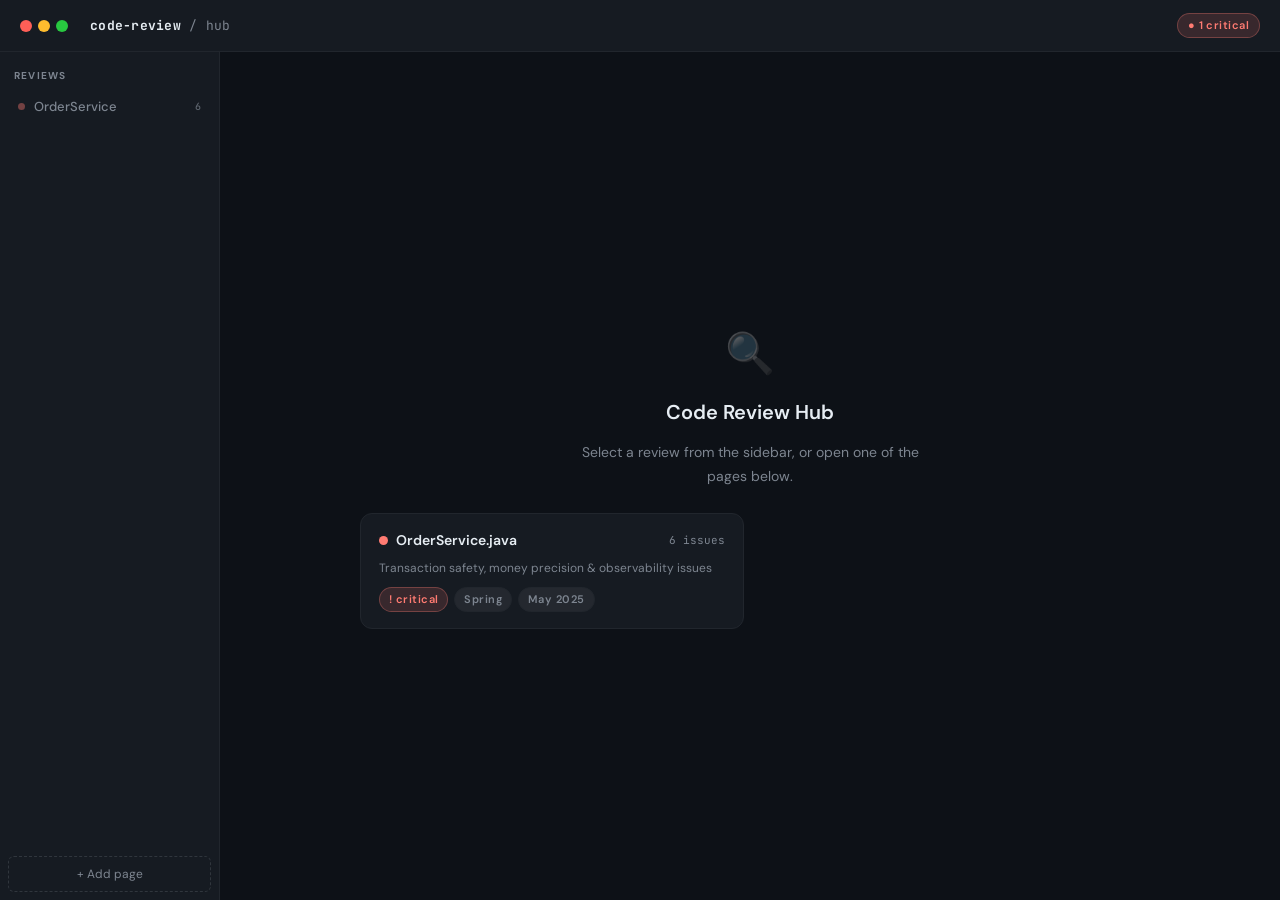
<file: index.html>
<!DOCTYPE html>
<html lang="en">
<head>
<meta charset="UTF-8">
<meta name="viewport" content="width=device-width, initial-scale=1.0">
<title>Code Review Hub</title>
<link rel="stylesheet" href="assets/css/base.css">
<style>
  /* Index-only styles */
  .shell-main { overflow: hidden; position: relative; }

  /* When no page is selected yet → show welcome */
  #welcome {
    display: flex;
    flex-direction: column;
    align-items: center;
    justify-content: center;
    height: 100%;
    gap: 14px;
    color: var(--muted);
    text-align: center;
    padding: 40px;
    animation: fadeUp 0.3s ease;
  }
  #welcome h2 { font-size: 20px; color: var(--text); font-weight: 600; }
  #welcome p  { font-size: 14px; line-height: 1.7; max-width: 380px; }
  .welcome-icon { font-size: 40px; opacity: 0.3; }

  /* Cards grid shown in welcome when there are pages */
  .cards-grid {
    display: grid;
    grid-template-columns: repeat(auto-fill, minmax(260px, 1fr));
    gap: 12px;
    width: 100%;
    max-width: 780px;
    margin-top: 10px;
  }
  .page-card {
    background: var(--panel);
    border: 1px solid var(--border);
    border-radius: var(--radius-lg);
    padding: 16px 18px;
    cursor: pointer;
    transition: border-color 0.2s, transform 0.15s, background 0.15s;
    text-align: left;
    animation: fadeUp 0.3s ease both;
  }
  .page-card:hover {
    border-color: var(--accent);
    background: var(--panel2);
    transform: translateY(-2px);
  }
  .card-top {
    display: flex;
    align-items: center;
    gap: 8px;
    margin-bottom: 8px;
  }
  .card-dot { width: 9px; height: 9px; border-radius: 50%; flex-shrink: 0; }
  .card-title { font-size: 14px; font-weight: 600; color: var(--text); flex: 1; }
  .card-count {
    font-family: var(--mono);
    font-size: 11px;
    color: var(--muted);
  }
  .card-subtitle { font-size: 12px; color: var(--muted); line-height: 1.5; margin-bottom: 10px; }
  .card-footer { display: flex; gap: 6px; flex-wrap: wrap; }

  /* Iframe viewer */
  #pageFrame {
    display: none;
    width: 100%;
    height: 100%;
    border: none;
    animation: fadeUp 0.2s ease;
  }

  @keyframes fadeUp {
    from { opacity: 0; transform: translateY(6px); }
    to   { opacity: 1; transform: translateY(0); }
  }
</style>
</head>
<body>

<div class="shell">

  <!-- Header -->
  <header class="shell-header">
    <div class="traffic-lights">
      <div class="tl tl-r"></div>
      <div class="tl tl-y"></div>
      <div class="tl tl-g"></div>
    </div>
    <div class="header-brand"><strong>code-review</strong> / hub</div>
    <div class="header-right" id="headerBadges"></div>
  </header>

  <!-- Sidebar -->
  <nav class="shell-nav">
    <div class="nav-section-label">Reviews</div>
    <div class="nav-list" id="navList"></div>
    <div class="nav-add" onclick="showAddHint()">+ Add page</div>
  </nav>

  <!-- Main area -->
  <main class="shell-main">
    <!-- Welcome / cards -->
    <div id="welcome">
      <div class="welcome-icon">🔍</div>
      <h2>Code Review Hub</h2>
      <p>Select a review from the sidebar, or open one of the pages below.</p>
      <div class="cards-grid" id="cardsGrid"></div>
    </div>

    <!-- iframe for opened pages -->
    <iframe id="pageFrame" title="Review page"></iframe>
  </main>

</div>

<script src="assets/js/pages.config.js"></script>
<script>
  const SEV_COLOR = { critical:'var(--crit)', warning:'var(--warn)', info:'var(--info)' };
  const SEV_LABEL = { critical:'! critical', warning:'~ warning', info:'i info' };

  /* ── Build sidebar ── */
  function buildSidebar() {
    const list = document.getElementById('navList');
    list.innerHTML = PAGES.map(p => `
      <div class="nav-item" onclick="openPage('${p.file}','${p.id}')" title="${p.subtitle}">
        <span class="nav-dot" style="background:${SEV_COLOR[p.severity]||'var(--muted)'}"></span>
        <span class="nav-item-title">${p.title}</span>
        <span class="nav-item-count">${p.issueCount}</span>
      </div>`).join('');
  }

  /* ── Build welcome cards ── */
  function buildCards() {
    const grid = document.getElementById('cardsGrid');
    grid.innerHTML = PAGES.map((p, i) => `
      <div class="page-card" onclick="openPage('${p.file}','${p.id}')"
           style="animation-delay:${i*0.05}s">
        <div class="card-top">
          <span class="card-dot" style="background:${SEV_COLOR[p.severity]||'var(--muted)'}"></span>
          <span class="card-title">${p.title}.java</span>
          <span class="card-count">${p.issueCount} issues</span>
        </div>
        <div class="card-subtitle">${p.subtitle}</div>
        <div class="card-footer">
          <span class="badge badge-${p.severity}">${SEV_LABEL[p.severity]}</span>
          <span class="badge badge-tag">${p.tag}</span>
          <span class="badge badge-tag">${p.date}</span>
        </div>
      </div>`).join('');
  }

  /* ── Build header summary badges ── */
  function buildHeaderBadges() {
    const counts = { critical:0, warning:0, info:0 };
    PAGES.forEach(p => {
      if (counts[p.severity] !== undefined) counts[p.severity]++;
    });
    const el = document.getElementById('headerBadges');
    el.innerHTML = `
      ${counts.critical ? `<span class="hbadge hbadge-crit">● ${counts.critical} critical</span>` : ''}
      ${counts.warning  ? `<span class="hbadge hbadge-warn">● ${counts.warning} warning</span>`  : ''}
      ${counts.info     ? `<span class="hbadge hbadge-info">● ${counts.info} info</span>`         : ''}`;
  }

  /* ── Open a review page in the iframe ── */
  function openPage(file, id) {
    document.getElementById('welcome').style.display    = 'none';
    const frame = document.getElementById('pageFrame');
    frame.style.display = 'block';
    frame.src = file;

    document.querySelectorAll('.nav-item').forEach(el =>
      el.classList.toggle('active', el.getAttribute('onclick').includes(`'${id}'`)));
  }

  /* ── Hint for adding pages ── */
  function showAddHint() {
    alert('To add a new review page:\n\n1. Duplicate pages/order-service.html\n2. Update the content\n3. Add an entry to assets/js/pages.config.js\n\nThe sidebar and home cards update automatically!');
  }

  /* ── Init ── */
  buildSidebar();
  buildCards();
  buildHeaderBadges();
</script>
</body>
</html>
</file>
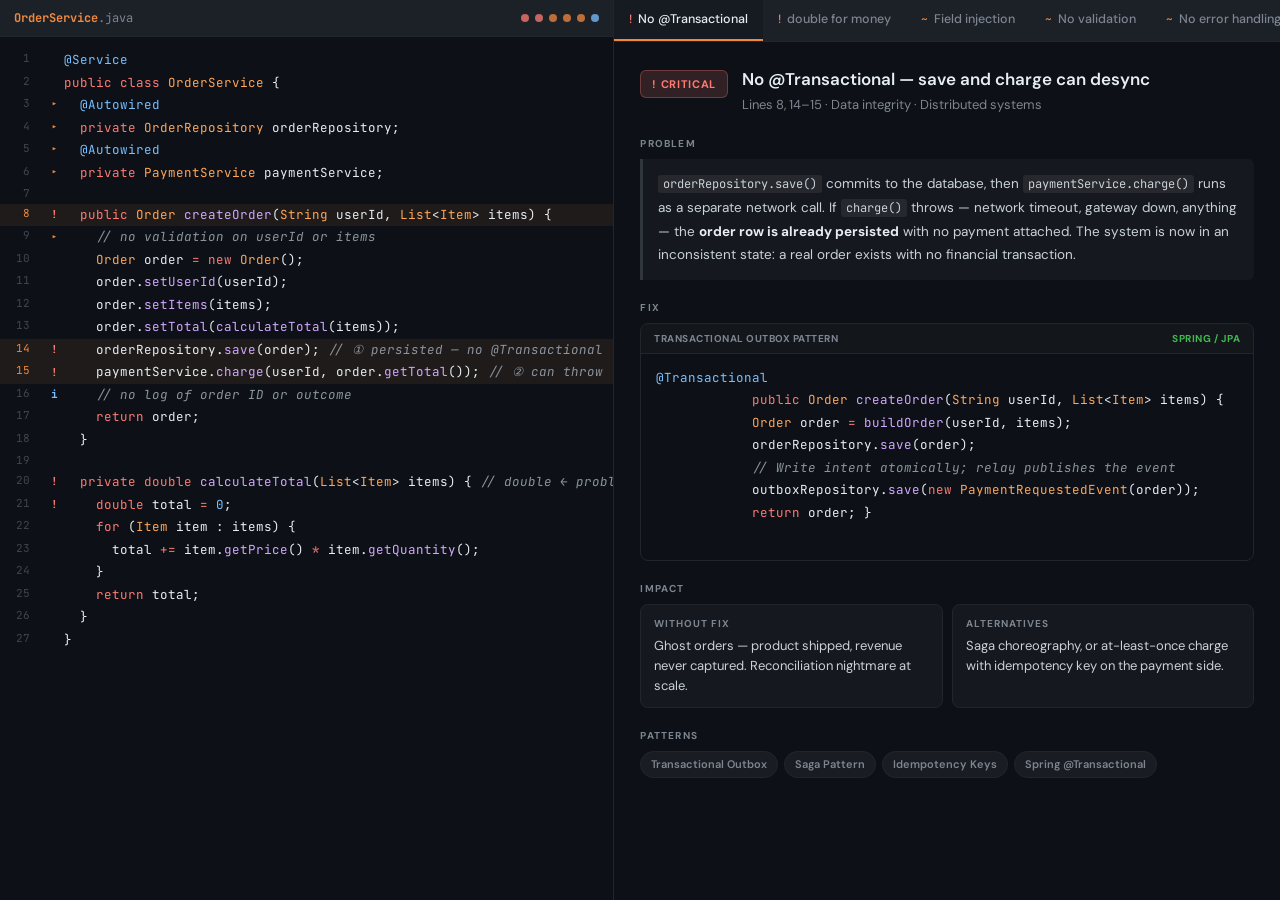
<file: pages/order-service.html>
<!DOCTYPE html>
<html lang="en">
<head>
<meta charset="UTF-8">
<meta name="viewport" content="width=device-width, initial-scale=1.0">
<meta name="page-id" content="order-service">
<title>OrderService — Code Review</title>
<link rel="stylesheet" href="../assets/css/base.css">
<link rel="stylesheet" href="../assets/css/review.css">

</head>
<body style="overflow:hidden;height:100vh;">

<!--
  ══════════════════════════════════════════════════════
   REVIEW: OrderService.java
   6 issues — 2 critical, 3 warning, 1 info
  ══════════════════════════════════════════════════════
-->

<div class="review-layout" style="height:100vh;">

  <!-- ── LEFT: Code Panel ── -->
  <div class="code-panel">

    <div class="code-panel-header">
      <span class="code-panel-filename"><span>OrderService</span>.java</span>
      <div class="code-panel-markers">
        <span class="mdot" style="background:var(--crit)" title="Issue 1: No @Transactional" onclick="selectTab(0)"></span>
        <span class="mdot" style="background:var(--crit)" title="Issue 2: double for money"   onclick="selectTab(1)"></span>
        <span class="mdot" style="background:var(--warn)" title="Issue 3: Field injection"    onclick="selectTab(2)"></span>
        <span class="mdot" style="background:var(--warn)" title="Issue 4: No validation"      onclick="selectTab(3)"></span>
        <span class="mdot" style="background:var(--warn)" title="Issue 5: No error handling"  onclick="selectTab(4)"></span>
        <span class="mdot" style="background:var(--info)" title="Issue 6: No logging"         onclick="selectTab(5)"></span>
      </div>
    </div>

    <div class="code-scroll">
      <div class="code-block">

        <div class="code-line" id="cl1">
          <span class="line-num">1</span><span class="line-marker"></span>
          <span class="line-content"><span class="ann">@Service</span></span>
        </div>
        <div class="code-line" id="cl2">
          <span class="line-num">2</span><span class="line-marker"></span>
          <span class="line-content"><span class="kw">public class</span> <span class="cls">OrderService</span> {</span>
        </div>
        <div class="code-line" id="cl3">
          <span class="line-num">3</span><span class="line-marker m-warn">▸</span>
          <span class="line-content">  <span class="ann">@Autowired</span></span>
        </div>
        <div class="code-line" id="cl4">
          <span class="line-num">4</span><span class="line-marker m-warn">▸</span>
          <span class="line-content">  <span class="kw">private</span> <span class="typ">OrderRepository</span> orderRepository;</span>
        </div>
        <div class="code-line" id="cl5">
          <span class="line-num">5</span><span class="line-marker m-warn">▸</span>
          <span class="line-content">  <span class="ann">@Autowired</span></span>
        </div>
        <div class="code-line" id="cl6">
          <span class="line-num">6</span><span class="line-marker m-warn">▸</span>
          <span class="line-content">  <span class="kw">private</span> <span class="typ">PaymentService</span> paymentService;</span>
        </div>
        <div class="code-line" id="cl7">
          <span class="line-num">7</span><span class="line-marker"></span>
          <span class="line-content"></span>
        </div>
        <div class="code-line" id="cl8">
          <span class="line-num">8</span><span class="line-marker m-crit">!</span>
          <span class="line-content">  <span class="kw">public</span> <span class="typ">Order</span> <span class="fn">createOrder</span>(<span class="typ">String</span> userId, <span class="typ">List</span>&lt;<span class="typ">Item</span>&gt; items) {</span>
        </div>
        <div class="code-line" id="cl9">
          <span class="line-num">9</span><span class="line-marker m-warn">▸</span>
          <span class="line-content">    <span class="cmt">// no validation on userId or items</span></span>
        </div>
        <div class="code-line" id="cl10">
          <span class="line-num">10</span><span class="line-marker"></span>
          <span class="line-content">    <span class="typ">Order</span> order <span class="op">=</span> <span class="kw">new</span> <span class="cls">Order</span>();</span>
        </div>
        <div class="code-line" id="cl11">
          <span class="line-num">11</span><span class="line-marker"></span>
          <span class="line-content">    order.<span class="fn">setUserId</span>(userId);</span>
        </div>
        <div class="code-line" id="cl12">
          <span class="line-num">12</span><span class="line-marker"></span>
          <span class="line-content">    order.<span class="fn">setItems</span>(items);</span>
        </div>
        <div class="code-line" id="cl13">
          <span class="line-num">13</span><span class="line-marker"></span>
          <span class="line-content">    order.<span class="fn">setTotal</span>(<span class="fn">calculateTotal</span>(items));</span>
        </div>
        <div class="code-line" id="cl14">
          <span class="line-num">14</span><span class="line-marker m-crit">!</span>
          <span class="line-content">    orderRepository.<span class="fn">save</span>(order); <span class="cmt">// ① persisted — no @Transactional</span></span>
        </div>
        <div class="code-line" id="cl15">
          <span class="line-num">15</span><span class="line-marker m-crit">!</span>
          <span class="line-content">    paymentService.<span class="fn">charge</span>(userId, order.<span class="fn">getTotal</span>()); <span class="cmt">// ② can throw</span></span>
        </div>
        <div class="code-line" id="cl16">
          <span class="line-num">16</span><span class="line-marker m-info">i</span>
          <span class="line-content">    <span class="cmt">// no log of order ID or outcome</span></span>
        </div>
        <div class="code-line" id="cl17">
          <span class="line-num">17</span><span class="line-marker"></span>
          <span class="line-content">    <span class="kw">return</span> order;</span>
        </div>
        <div class="code-line" id="cl18">
          <span class="line-num">18</span><span class="line-marker"></span>
          <span class="line-content">  }</span>
        </div>
        <div class="code-line" id="cl19">
          <span class="line-num">19</span><span class="line-marker"></span>
          <span class="line-content"></span>
        </div>
        <div class="code-line" id="cl20">
          <span class="line-num">20</span><span class="line-marker m-crit">!</span>
          <span class="line-content">  <span class="kw">private double</span> <span class="fn">calculateTotal</span>(<span class="typ">List</span>&lt;<span class="typ">Item</span>&gt; items) { <span class="cmt">// double ← problem</span></span>
        </div>
        <div class="code-line" id="cl21">
          <span class="line-num">21</span><span class="line-marker m-crit">!</span>
          <span class="line-content">    <span class="kw">double</span> total <span class="op">=</span> <span class="num">0</span>;</span>
        </div>
        <div class="code-line" id="cl22">
          <span class="line-num">22</span><span class="line-marker"></span>
          <span class="line-content">    <span class="kw">for</span> (<span class="typ">Item</span> item : items) {</span>
        </div>
        <div class="code-line" id="cl23">
          <span class="line-num">23</span><span class="line-marker"></span>
          <span class="line-content">      total <span class="op">+=</span> item.<span class="fn">getPrice</span>() <span class="op">*</span> item.<span class="fn">getQuantity</span>();</span>
        </div>
        <div class="code-line" id="cl24">
          <span class="line-num">24</span><span class="line-marker"></span>
          <span class="line-content">    }</span>
        </div>
        <div class="code-line" id="cl25">
          <span class="line-num">25</span><span class="line-marker"></span>
          <span class="line-content">    <span class="kw">return</span> total;</span>
        </div>
        <div class="code-line" id="cl26">
          <span class="line-num">26</span><span class="line-marker"></span>
          <span class="line-content">  }</span>
        </div>
        <div class="code-line" id="cl27">
          <span class="line-num">27</span><span class="line-marker"></span>
          <span class="line-content">}</span>
        </div>

      </div><!-- /code-block -->
    </div><!-- /code-scroll -->
  </div><!-- /code-panel -->


  <!-- ── RIGHT: Issues Panel ── -->
  <div class="issues-panel">

    <!-- Tabs -->
    <div class="tabs-bar">
      <button class="tab-btn active" onclick="selectTab(0)">
        <span class="tab-icon" style="color:var(--crit)">!</span> No @Transactional
      </button>
      <button class="tab-btn" onclick="selectTab(1)">
        <span class="tab-icon" style="color:var(--crit)">!</span> double for money
      </button>
      <button class="tab-btn" onclick="selectTab(2)">
        <span class="tab-icon" style="color:var(--warn)">~</span> Field injection
      </button>
      <button class="tab-btn" onclick="selectTab(3)">
        <span class="tab-icon" style="color:var(--warn)">~</span> No validation
      </button>
      <button class="tab-btn" onclick="selectTab(4)">
        <span class="tab-icon" style="color:var(--warn)">~</span> No error handling
      </button>
      <button class="tab-btn" onclick="selectTab(5)">
        <span class="tab-icon" style="color:var(--info)">i</span> No logging
      </button>
    </div>

    <!-- Issue panes -->
    <div class="issue-content">

      <!-- ── Issue 1: No @Transactional ── -->
      <div class="issue-pane active" id="pane0">
        <div class="issue-hdr">
          <div class="sev-badge sev-critical">! Critical</div>
          <div>
            <div class="issue-title">No @Transactional — save and charge can desync</div>
            <div class="issue-subtitle">Lines 8, 14–15 · Data integrity · Distributed systems</div>
          </div>
        </div>
        <div class="sec-label">Problem</div>
        <div class="explanation">
          <code>orderRepository.save()</code> commits to the database, then <code>paymentService.charge()</code> runs as a separate network call.
          If <code>charge()</code> throws — network timeout, gateway down, anything — the <strong>order row is already persisted</strong> with no payment attached.
          The system is now in an inconsistent state: a real order exists with no financial transaction.
        </div>
        <div class="sec-label">Fix</div>
        <div class="fix-block">
          <div class="fix-block-hdr">
            <span>Transactional Outbox Pattern</span>
            <span class="lang-tag">Spring / JPA</span>
          </div>
          <div class="fix-code"><span class="ann">@Transactional</span>
            <span class="kw">public</span> <span class="typ">Order</span> <span class="fn">createOrder</span>(<span class="typ">String</span> userId, <span class="typ">List</span>&lt;<span class="typ">Item</span>&gt; items) {
            <span class="typ">Order</span> order <span class="op">=</span> <span class="fn">buildOrder</span>(userId, items);
            orderRepository.<span class="fn">save</span>(order);
            <span class="cmt">// Write intent atomically; relay publishes the event</span>
            outboxRepository.<span class="fn">save</span>(<span class="kw">new</span> <span class="cls">PaymentRequestedEvent</span>(order));
            <span class="kw">return</span> order; }
          </div>
        </div>
        <div class="sec-label">Impact</div>
        <div class="impact-grid">
          <div class="impact-card">
            <div class="impact-card-lbl">Without fix</div>
            <div class="impact-card-txt">Ghost orders — product shipped, revenue never captured. Reconciliation nightmare at scale.</div>
          </div>
          <div class="impact-card">
            <div class="impact-card-lbl">Alternatives</div>
            <div class="impact-card-txt">Saga choreography, or at-least-once charge with idempotency key on the payment side.</div>
          </div>
        </div>
        <div class="sec-label">Patterns</div>
        <div class="pill-row">
          <span class="pill">Transactional Outbox</span>
          <span class="pill">Saga Pattern</span>
          <span class="pill">Idempotency Keys</span>
          <span class="pill">Spring @Transactional</span>
        </div>
      </div>

      <!-- ── Issue 2: double for money ── -->
      <div class="issue-pane" id="pane1">
        <div class="issue-hdr">
          <div class="sev-badge sev-critical">! Critical</div>
          <div>
            <div class="issue-title">double for money — floating-point precision loss</div>
            <div class="issue-subtitle">Lines 20–21 · Financial accuracy · IEEE 754</div>
          </div>
        </div>
        <div class="sec-label">Problem</div>
        <div class="explanation">
          IEEE 754 <code>double</code> cannot represent most decimal fractions exactly.
          <code>9.99 * 3</code> evaluates to <strong>29.969999999999999</strong>, not <code>29.97</code>.
          Accumulated across thousands of transactions these rounding errors compound into real monetary discrepancies — invisible until audited, and very hard to trace back.
        </div>
        <div class="sec-label">Fix</div>
        <div class="fix-block">
          <div class="fix-block-hdr">
            <span>Replace with BigDecimal</span>
            <span class="lang-tag">Java</span>
          </div>
          <div class="fix-code"><span class="kw">private</span> <span class="typ">BigDecimal</span> <span class="fn">calculateTotal</span>(<span class="typ">List</span>&lt;<span class="typ">Item</span>&gt; items) {
    <span class="kw">return</span> items.<span class="fn">stream</span>()
        .<span class="fn">map</span>(i <span class="op">-&gt;</span> i.<span class="fn">getPrice</span>()
                   .<span class="fn">multiply</span>(<span class="typ">BigDecimal</span>.<span class="fn">valueOf</span>(i.<span class="fn">getQuantity</span>())))
        .<span class="fn">reduce</span>(<span class="typ">BigDecimal</span>.ZERO, <span class="typ">BigDecimal</span>::<span class="fn">add</span>);
}</div>
        </div>
        <div class="sec-label">Impact</div>
        <div class="impact-grid">
          <div class="impact-card">
            <div class="impact-card-lbl">Without fix</div>
            <div class="impact-card-txt">Financial mismatches in ledgers, incorrect VAT totals, regulatory compliance failures.</div>
          </div>
          <div class="impact-card">
            <div class="impact-card-lbl">Storage</div>
            <div class="impact-card-txt">Persist as <code>DECIMAL(19,4)</code> in DB. Never store money as <code>FLOAT</code> or <code>DOUBLE</code>.</div>
          </div>
        </div>
        <div class="sec-label">References</div>
        <div class="pill-row">
          <span class="pill">java.math.BigDecimal</span>
          <span class="pill">RoundingMode.HALF_UP</span>
          <span class="pill">JSR 354 (Money API)</span>
        </div>
      </div>

      <!-- ── Issue 3: Field injection ── -->
      <div class="issue-pane" id="pane2">
        <div class="issue-hdr">
          <div class="sev-badge sev-warning">~ Warning</div>
          <div>
            <div class="issue-title">@Autowired on fields — prefer constructor injection</div>
            <div class="issue-subtitle">Lines 3–6 · Testability · Spring best practice</div>
          </div>
        </div>
        <div class="sec-label">Problem</div>
        <div class="explanation">
          Field injection uses reflection to bypass normal Java construction.
          Dependencies become <strong>invisible</strong> at the API level, preventing <code>final</code> fields and breaking standard unit test construction.
          The class is tightly coupled to the Spring container — impossible to instantiate without a full application context.
        </div>
        <div class="sec-label">Fix</div>
        <div class="fix-block">
          <div class="fix-block-hdr">
            <span>Constructor injection</span>
            <span class="lang-tag">Spring / Lombok</span>
          </div>
          <div class="fix-code"><span class="ann">@Service</span>
<span class="ann">@RequiredArgsConstructor</span>  <span class="cmt">// Lombok generates the constructor</span>
<span class="kw">public class</span> <span class="cls">OrderService</span> {
    <span class="kw">private final</span> <span class="typ">OrderRepository</span> orderRepository;
    <span class="kw">private final</span> <span class="typ">PaymentService</span>  paymentService;
    <span class="cmt">// explicit, immutable, testable</span>
}</div>
        </div>
        <div class="sec-label">Impact</div>
        <div class="impact-grid">
          <div class="impact-card">
            <div class="impact-card-lbl">Testability</div>
            <div class="impact-card-txt">Plain <code>new OrderService(mockRepo, mockPayment)</code> in unit tests — no Spring context needed.</div>
          </div>
          <div class="impact-card">
            <div class="impact-card-lbl">Immutability</div>
            <div class="impact-card-txt"><code>final</code> fields prevent accidental reassignment and simplify thread-safety reasoning.</div>
          </div>
        </div>
        <div class="sec-label">Tags</div>
        <div class="pill-row">
          <span class="pill">Constructor Injection</span>
          <span class="pill">@RequiredArgsConstructor</span>
          <span class="pill">SOLID / DIP</span>
        </div>
      </div>

      <!-- ── Issue 4: No validation ── -->
      <div class="issue-pane" id="pane3">
        <div class="issue-hdr">
          <div class="sev-badge sev-warning">~ Warning</div>
          <div>
            <div class="issue-title">No input validation — userId and items unchecked</div>
            <div class="issue-subtitle">Lines 8–9 · Defensive programming · Data quality</div>
          </div>
        </div>
        <div class="sec-label">Problem</div>
        <div class="explanation">
          <code>createOrder(null, null)</code> reaches the repository layer and produces either a
          <strong>NullPointerException</strong> deep in the stack or persists garbage data.
          Callers receive an unguarded 500 with a JPA stack trace instead of a meaningful <code>400 Bad Request</code>.
          Validation belongs at the service boundary, not inside repositories.
        </div>
        <div class="sec-label">Fix</div>
        <div class="fix-block">
          <div class="fix-block-hdr">
            <span>Guard clauses + Bean Validation</span>
            <span class="lang-tag">Jakarta Validation</span>
          </div>
          <div class="fix-code"><span class="kw">public</span> <span class="typ">Order</span> <span class="fn">createOrder</span>(<span class="ann">@NotBlank</span> <span class="typ">String</span> userId,
                              <span class="ann">@NotEmpty</span> <span class="typ">List</span>&lt;<span class="ann">@Valid</span> <span class="typ">Item</span>&gt; items) {
    <span class="cmt">// Spring validates automatically if @Validated on the class</span>
    <span class="typ">Assert</span>.<span class="fn">hasText</span>(userId,  <span class="str">"userId must not be blank"</span>);
    <span class="typ">Assert</span>.<span class="fn">notEmpty</span>(items, <span class="str">"order must contain at least one item"</span>);
    ...
}</div>
        </div>
        <div class="sec-label">Impact</div>
        <div class="impact-grid">
          <div class="impact-card">
            <div class="impact-card-lbl">Without fix</div>
            <div class="impact-card-txt">NPEs in production, dirty data in DB, unhelpful error messages surfaced to callers.</div>
          </div>
          <div class="impact-card">
            <div class="impact-card-lbl">Best practice</div>
            <div class="impact-card-txt">Fail fast at the boundary. Validate at the controller layer too, but always guard in the service.</div>
          </div>
        </div>
        <div class="sec-label">Tags</div>
        <div class="pill-row">
          <span class="pill">Jakarta Validation</span>
          <span class="pill">@Validated</span>
          <span class="pill">Fail Fast</span>
          <span class="pill">Defensive Programming</span>
        </div>
      </div>

      <!-- ── Issue 5: No error handling ── -->
      <div class="issue-pane" id="pane4">
        <div class="issue-hdr">
          <div class="sev-badge sev-warning">~ Warning</div>
          <div>
            <div class="issue-title">No error handling on payment failure</div>
            <div class="issue-subtitle">Line 15 · Resilience · API contract</div>
          </div>
        </div>
        <div class="sec-label">Problem</div>
        <div class="explanation">
          An uncaught <code>RuntimeException</code> from <code>paymentService.charge()</code> propagates uncontrolled.
          Callers receive a raw 500 with internal stack trace details.
          Payment failures are <strong>domain events</strong> — insufficient funds, card declined, gateway timeout — and each should produce a typed exception the caller can handle appropriately.
        </div>
        <div class="sec-label">Fix</div>
        <div class="fix-block">
          <div class="fix-block-hdr">
            <span>Domain exception wrapping</span>
            <span class="lang-tag">Exception handling</span>
          </div>
          <div class="fix-code"><span class="kw">try</span> {
    paymentService.<span class="fn">charge</span>(userId, order.<span class="fn">getTotal</span>());
} <span class="kw">catch</span> (<span class="typ">PaymentGatewayException</span> ex) {
    log.<span class="fn">warn</span>(<span class="str">"Payment failed for order {}: {}"</span>,
             order.<span class="fn">getId</span>(), ex.<span class="fn">getMessage</span>());
    <span class="kw">throw new</span> <span class="cls">PaymentFailedException</span>(
        <span class="str">"Unable to process payment for order "</span>
        + order.<span class="fn">getId</span>(), ex);
}</div>
        </div>
        <div class="sec-label">Impact</div>
        <div class="impact-grid">
          <div class="impact-card">
            <div class="impact-card-lbl">Without fix</div>
            <div class="impact-card-txt">Raw traces leak to clients, incidents are hard to diagnose, retry logic impossible to implement cleanly.</div>
          </div>
          <div class="impact-card">
            <div class="impact-card-lbl">Resilience</div>
            <div class="impact-card-txt">Pair with Resilience4j circuit breaker + retry for transient gateway failures.</div>
          </div>
        </div>
        <div class="sec-label">Tags</div>
        <div class="pill-row">
          <span class="pill">Domain Exceptions</span>
          <span class="pill">Circuit Breaker</span>
          <span class="pill">Resilience4j</span>
          <span class="pill">@ControllerAdvice</span>
        </div>
      </div>

      <!-- ── Issue 6: No logging ── -->
      <div class="issue-pane" id="pane5">
        <div class="issue-hdr">
          <div class="sev-badge sev-info">i Info</div>
          <div>
            <div class="issue-title">No logging or observability</div>
            <div class="issue-subtitle">Lines 8–17 · Production readiness · Ops</div>
          </div>
        </div>
        <div class="sec-label">Problem</div>
        <div class="explanation">
          A service that creates orders — a <strong>core business operation</strong> — emits zero telemetry.
          When a production incident occurs there is no order ID to trace, no timing data to measure latency,
          and no way to determine if an error happened before or after the charge. Silent services are operationally blind at scale.
        </div>
        <div class="sec-label">Fix</div>
        <div class="fix-block">
          <div class="fix-block-hdr">
            <span>Structured logging + tracing</span>
            <span class="lang-tag">SLF4J / Micrometer</span>
          </div>
          <div class="fix-code"><span class="kw">private static final</span> <span class="typ">Logger</span> log <span class="op">=</span>
    <span class="typ">LoggerFactory</span>.<span class="fn">getLogger</span>(<span class="cls">OrderService</span>.<span class="kw">class</span>);

<span class="kw">public</span> <span class="typ">Order</span> <span class="fn">createOrder</span>(...) {
    log.<span class="fn">info</span>(<span class="str">"Creating order user={}"</span>, userId);
    ...
    log.<span class="fn">info</span>(<span class="str">"Order created id={} total={}"</span>,
             order.<span class="fn">getId</span>(), order.<span class="fn">getTotal</span>());
    <span class="cmt">// Metrics: orderCounter.increment(); latencyTimer.record(...)</span>
    <span class="kw">return</span> order;
}</div>
        </div>
        <div class="sec-label">Observability pillars</div>
        <div class="impact-grid">
          <div class="impact-card">
            <div class="impact-card-lbl">Logs</div>
            <div class="impact-card-txt">SLF4J + Logback. Structured JSON in prod. Include trace/span IDs for distributed correlation.</div>
          </div>
          <div class="impact-card">
            <div class="impact-card-lbl">Metrics</div>
            <div class="impact-card-txt">Micrometer counters for order volume, timers for latency. Expose via Prometheus → Grafana.</div>
          </div>
        </div>
        <div class="sec-label">Tags</div>
        <div class="pill-row">
          <span class="pill">SLF4J</span>
          <span class="pill">Micrometer</span>
          <span class="pill">OpenTelemetry</span>
          <span class="pill">Structured Logging</span>
          <span class="pill">MDC</span>
        </div>
      </div>

    </div><!-- /issue-content -->
  </div><!-- /issues-panel -->
</div><!-- /review-layout -->

<script>
  // Line numbers to highlight per tab index
  window.ISSUE_LINES = {
    0: [8, 14, 15],
    1: [20, 21, 23],
    2: [3, 4, 5, 6],
    3: [8, 9],
    4: [15],
    5: [8, 16, 17],
  };
</script>
<script src="../assets/js/review.js"></script>
</body>
</html>
</file>
<file: assets/css/base.css>
/* ═══════════════════════════════════════════════
   BASE.CSS — shared tokens, reset, shell layout
   ═══════════════════════════════════════════════ */

@import url('https://fonts.googleapis.com/css2?family=JetBrains+Mono:wght@400;500;700&family=DM+Sans:wght@300;400;500;600&display=swap');

/* ── Design tokens ─────────────────────────────── */
:root {
  --bg:          #0d1117;
  --panel:       #161b22;
  --panel2:      #1c2128;
  --border:      #21262d;
  --border2:     #30363d;
  --text:        #e6edf3;
  --text-dim:    #c9d1d9;
  --muted:       #7d8590;

  --accent:      #f0883e;
  --accent-dim:  rgba(240,136,62,0.15);
  --crit:        #ff7b72;
  --crit-dim:    rgba(255,123,114,0.15);
  --warn:        #f0883e;
  --warn-dim:    rgba(240,136,62,0.15);
  --info:        #79c0ff;
  --info-dim:    rgba(121,192,255,0.12);
  --ok:          #3fb950;

  --nav-w:       220px;
  --header-h:    52px;

  --radius-sm:   6px;
  --radius-md:   8px;
  --radius-lg:   12px;

  --mono:        'JetBrains Mono', monospace;
  --sans:        'DM Sans', sans-serif;
}

/* ── Reset ─────────────────────────────────────── */
*, *::before, *::after { box-sizing: border-box; margin: 0; padding: 0; }
html, body { height: 100%; overflow: hidden; }
body {
  background: var(--bg);
  color: var(--text);
  font-family: var(--sans);
  font-size: 14px;
  line-height: 1.5;
}
a { color: inherit; text-decoration: none; }
button { border: none; background: none; cursor: pointer; font: inherit; color: inherit; }

/* ── Scrollbar ─────────────────────────────────── */
::-webkit-scrollbar { width: 6px; height: 6px; }
::-webkit-scrollbar-track { background: transparent; }
::-webkit-scrollbar-thumb { background: var(--border2); border-radius: 3px; }

/* ── Shell ─────────────────────────────────────── */
.shell {
  display: grid;
  grid-template-rows: var(--header-h) 1fr;
  grid-template-columns: var(--nav-w) 1fr;
  grid-template-areas:
    "header header"
    "nav    main";
  height: 100vh;
  overflow: hidden;
}

/* ── Header ─────────────────────────────────────── */
.shell-header {
  grid-area: header;
  display: flex;
  align-items: center;
  gap: 10px;
  padding: 0 20px;
  background: var(--panel);
  border-bottom: 1px solid var(--border);
  z-index: 10;
}
.traffic-lights { display: flex; gap: 6px; }
.tl {
  width: 12px; height: 12px; border-radius: 50%;
  cursor: default;
  transition: opacity 0.2s;
}
.tl:hover { opacity: 0.8; }
.tl-r { background: #ff5f57; }
.tl-y { background: #febc2e; }
.tl-g { background: #28c840; }

.header-brand {
  margin-left: 12px;
  font-family: var(--mono);
  font-size: 13px;
  color: var(--muted);
  letter-spacing: 0.02em;
}
.header-brand strong { color: var(--text); font-weight: 700; }

.header-right {
  margin-left: auto;
  display: flex;
  align-items: center;
  gap: 8px;
}
.hbadge {
  display: inline-flex;
  align-items: center;
  gap: 5px;
  padding: 3px 10px;
  border-radius: 20px;
  font-size: 11px;
  font-weight: 600;
  letter-spacing: 0.04em;
}
.hbadge-crit { background: var(--crit-dim); color: var(--crit); border: 1px solid rgba(255,123,114,0.3); }
.hbadge-warn { background: var(--warn-dim); color: var(--warn); border: 1px solid rgba(240,136,62,0.3); }
.hbadge-info { background: var(--info-dim); color: var(--info); border: 1px solid rgba(121,192,255,0.25); }

/* ── Sidebar nav ─────────────────────────────── */
.shell-nav {
  grid-area: nav;
  background: var(--panel);
  border-right: 1px solid var(--border);
  display: flex;
  flex-direction: column;
  overflow: hidden;
}
.nav-section-label {
  padding: 16px 14px 6px;
  font-size: 10px;
  font-weight: 700;
  letter-spacing: 0.12em;
  text-transform: uppercase;
  color: var(--muted);
}
.nav-list {
  flex: 1;
  overflow-y: auto;
  padding: 0 8px 16px;
}
.nav-item {
  display: flex;
  align-items: center;
  gap: 9px;
  padding: 8px 10px;
  border-radius: var(--radius-sm);
  cursor: pointer;
  transition: background 0.15s, color 0.15s;
  font-size: 13px;
  font-weight: 500;
  color: var(--muted);
  margin-bottom: 2px;
}
.nav-item:hover { background: rgba(255,255,255,0.05); color: var(--text); }
.nav-item.active { background: rgba(240,136,62,0.1); color: var(--text); }
.nav-item.active .nav-dot { opacity: 1; }
.nav-dot {
  width: 7px; height: 7px; border-radius: 50%;
  flex-shrink: 0;
  opacity: 0.4;
  transition: opacity 0.15s;
}
.nav-item-title { flex: 1; white-space: nowrap; overflow: hidden; text-overflow: ellipsis; }
.nav-item-count {
  font-family: var(--mono);
  font-size: 10px;
  color: var(--muted);
  opacity: 0.7;
}
.nav-add {
  margin: 8px;
  padding: 8px 10px;
  border-radius: var(--radius-sm);
  border: 1px dashed var(--border2);
  color: var(--muted);
  font-size: 12px;
  text-align: center;
  cursor: pointer;
  transition: border-color 0.15s, color 0.15s;
}
.nav-add:hover { border-color: var(--accent); color: var(--accent); }

/* ── Main area ─────────────────────────────────── */
.shell-main {
  grid-area: main;
  overflow: hidden;
  display: flex;
  flex-direction: column;
}

/* ── Utility badges ────────────────────────────── */
.badge {
  display: inline-flex;
  align-items: center;
  gap: 5px;
  padding: 3px 9px;
  border-radius: 20px;
  font-size: 11px;
  font-weight: 600;
  letter-spacing: 0.04em;
}
.badge-critical { background: var(--crit-dim); color: var(--crit); border: 1px solid rgba(255,123,114,0.3); }
.badge-warning  { background: var(--warn-dim); color: var(--warn); border: 1px solid rgba(240,136,62,0.3); }
.badge-info     { background: var(--info-dim); color: var(--info); border: 1px solid rgba(121,192,255,0.25); }
.badge-tag      { background: rgba(255,255,255,0.06); color: var(--muted); border: 1px solid var(--border); }
</file>
<file: assets/css/review.css>
/* ═══════════════════════════════════════════════
   REVIEW.CSS — code panel + issue tabs layout
   ═══════════════════════════════════════════════ */

/* ── Review split layout ───────────────────────── */
.review-layout {
  display: flex;
  flex: 1;
  overflow: hidden;
  height: 100%;
}

/* ── Code panel (left) ─────────────────────────── */
.code-panel {
  width: 48%;
  flex-shrink: 0;
  display: flex;
  flex-direction: column;
  border-right: 1px solid var(--border);
  overflow: hidden;
}
.code-panel-header {
  display: flex;
  align-items: center;
  gap: 10px;
  padding: 9px 14px;
  background: var(--panel2);
  border-bottom: 1px solid var(--border);
  flex-shrink: 0;
}
.code-panel-filename {
  font-family: var(--mono);
  font-size: 12px;
  color: var(--muted);
}
.code-panel-filename span { color: var(--accent); font-weight: 700; }
.code-panel-markers {
  margin-left: auto;
  display: flex;
  gap: 6px;
  align-items: center;
}
.code-panel-markers .mdot {
  width: 8px; height: 8px; border-radius: 50%;
  cursor: pointer;
  transition: transform 0.15s;
  opacity: 0.75;
}
.code-panel-markers .mdot:hover { transform: scale(1.5); opacity: 1; }

.code-scroll {
  flex: 1;
  overflow: auto;
}

/* ── Syntax-highlighted code block ─────────────── */
.code-block {
  font-family: var(--mono);
  font-size: 12.5px;
  line-height: 1.8;
  padding: 12px 0;
  min-width: max-content;
}
.code-line {
  display: flex;
  align-items: stretch;
  transition: background 0.15s;
}
.code-line:hover { background: rgba(255,255,255,0.025); }
.code-line.hl    { background: rgba(240,136,62,0.08); }
.code-line.hl .line-num { opacity: 1; color: var(--accent); }

.line-num {
  width: 44px;
  flex-shrink: 0;
  text-align: right;
  padding-right: 14px;
  font-size: 11px;
  color: var(--muted);
  user-select: none;
  opacity: 0.45;
}
.line-marker {
  width: 20px;
  flex-shrink: 0;
  display: flex;
  align-items: center;
  justify-content: center;
  font-size: 11px;
  font-weight: 700;
}
.m-crit { color: var(--crit); }
.m-warn { color: var(--warn); }
.m-info { color: var(--info); }

.line-content {
  flex: 1;
  padding-right: 28px;
  white-space: pre;
}

/* ── Syntax colours ────────────────────────────── */
.kw  { color: #ff7b72; }
.cls { color: #ffa657; }
.ann { color: #79c0ff; }
.str { color: #a5d6ff; }
.cmt { color: #8b949e; font-style: italic; }
.fn  { color: #d2a8ff; }
.typ { color: #ffa657; }
.num { color: #79c0ff; }
.op  { color: #ff7b72; }

/* ── Issues panel (right) ──────────────────────── */
.issues-panel {
  flex: 1;
  display: flex;
  flex-direction: column;
  overflow: hidden;
}

/* Tabs row */
.tabs-bar {
  display: flex;
  background: var(--panel2);
  border-bottom: 1px solid var(--border);
  overflow-x: auto;
  flex-shrink: 0;
}
.tabs-bar::-webkit-scrollbar { height: 3px; }
.tabs-bar::-webkit-scrollbar-thumb { background: var(--border); }

.tab-btn {
  display: flex;
  align-items: center;
  gap: 6px;
  padding: 10px 15px;
  font-size: 12.5px;
  font-weight: 500;
  color: var(--muted);
  cursor: pointer;
  border-bottom: 2px solid transparent;
  white-space: nowrap;
  transition: color 0.15s, border-color 0.15s;
  flex-shrink: 0;
  user-select: none;
}
.tab-btn:hover { color: var(--text); }
.tab-btn.active {
  color: var(--text);
  background: var(--panel);
  border-bottom-color: var(--accent);
}
.tab-icon { font-size: 12px; line-height: 1; }

/* Issue pane content */
.issue-content {
  flex: 1;
  overflow-y: auto;
  padding: 26px 26px 32px;
}
.issue-pane { display: none; }
.issue-pane.active { display: block; animation: fadeUp 0.18s ease; }

@keyframes fadeUp {
  from { opacity: 0; transform: translateY(5px); }
  to   { opacity: 1; transform: translateY(0); }
}

/* Issue header */
.issue-hdr {
  display: flex;
  align-items: flex-start;
  gap: 14px;
  margin-bottom: 22px;
}
.sev-badge {
  flex-shrink: 0;
  padding: 5px 11px;
  border-radius: var(--radius-sm);
  font-size: 11px;
  font-weight: 700;
  letter-spacing: 0.06em;
  text-transform: uppercase;
  margin-top: 2px;
}
.sev-critical { background: var(--crit-dim); color: var(--crit); border: 1px solid rgba(255,123,114,0.3); }
.sev-warning  { background: var(--warn-dim); color: var(--warn); border: 1px solid rgba(240,136,62,0.3); }
.sev-info     { background: var(--info-dim); color: var(--info); border: 1px solid rgba(121,192,255,0.25); }

.issue-title    { font-size: 17px; font-weight: 600; line-height: 1.3; margin-bottom: 5px; }
.issue-subtitle { font-size: 13px; color: var(--muted); font-weight: 400; }

/* Section label */
.sec-label {
  font-size: 10px;
  font-weight: 700;
  letter-spacing: 0.12em;
  text-transform: uppercase;
  color: var(--muted);
  margin: 20px 0 8px;
}

/* Explanation block */
.explanation {
  font-size: 13.5px;
  line-height: 1.75;
  color: var(--text-dim);
  background: rgba(255,255,255,0.03);
  border-left: 3px solid var(--border2);
  padding: 13px 15px;
  border-radius: 0 var(--radius-sm) var(--radius-sm) 0;
}
.explanation strong { color: var(--text); }
.explanation code {
  font-family: var(--mono);
  font-size: 12px;
  background: rgba(255,255,255,0.07);
  padding: 1px 5px;
  border-radius: 3px;
}

/* Code fix block */
.fix-block {
  background: var(--bg);
  border: 1px solid var(--border);
  border-radius: var(--radius-md);
  overflow: hidden;
}
.fix-block-hdr {
  display: flex;
  align-items: center;
  justify-content: space-between;
  padding: 7px 13px;
  background: rgba(255,255,255,0.025);
  border-bottom: 1px solid var(--border);
  font-size: 10px;
  font-weight: 700;
  letter-spacing: 0.05em;
  text-transform: uppercase;
  color: var(--muted);
}
.fix-block-hdr .lang-tag { color: var(--ok); }
.fix-code {
  font-family: var(--mono);
  font-size: 12.5px;
  line-height: 1.8;
  padding: 13px 15px;
  color: var(--text);
  overflow-x: auto;
  white-space: pre;
}

/* Impact grid */
.impact-grid {
  display: grid;
  grid-template-columns: 1fr 1fr;
  gap: 9px;
}
.impact-card {
  background: rgba(255,255,255,0.03);
  border: 1px solid var(--border);
  border-radius: var(--radius-md);
  padding: 11px 13px;
}
.impact-card-lbl {
  font-size: 10px;
  font-weight: 700;
  letter-spacing: 0.1em;
  text-transform: uppercase;
  color: var(--muted);
  margin-bottom: 5px;
}
.impact-card-txt { font-size: 13px; line-height: 1.55; color: var(--text-dim); }
.impact-card-txt code {
  font-family: var(--mono);
  font-size: 11.5px;
  background: rgba(255,255,255,0.07);
  padding: 1px 4px;
  border-radius: 3px;
}

/* Pill row */
.pill-row { display: flex; flex-wrap: wrap; gap: 6px; }
.pill {
  padding: 4px 10px;
  border-radius: 20px;
  font-size: 11px;
  font-weight: 600;
  background: rgba(255,255,255,0.05);
  color: var(--muted);
  border: 1px solid var(--border);
}
</file>
